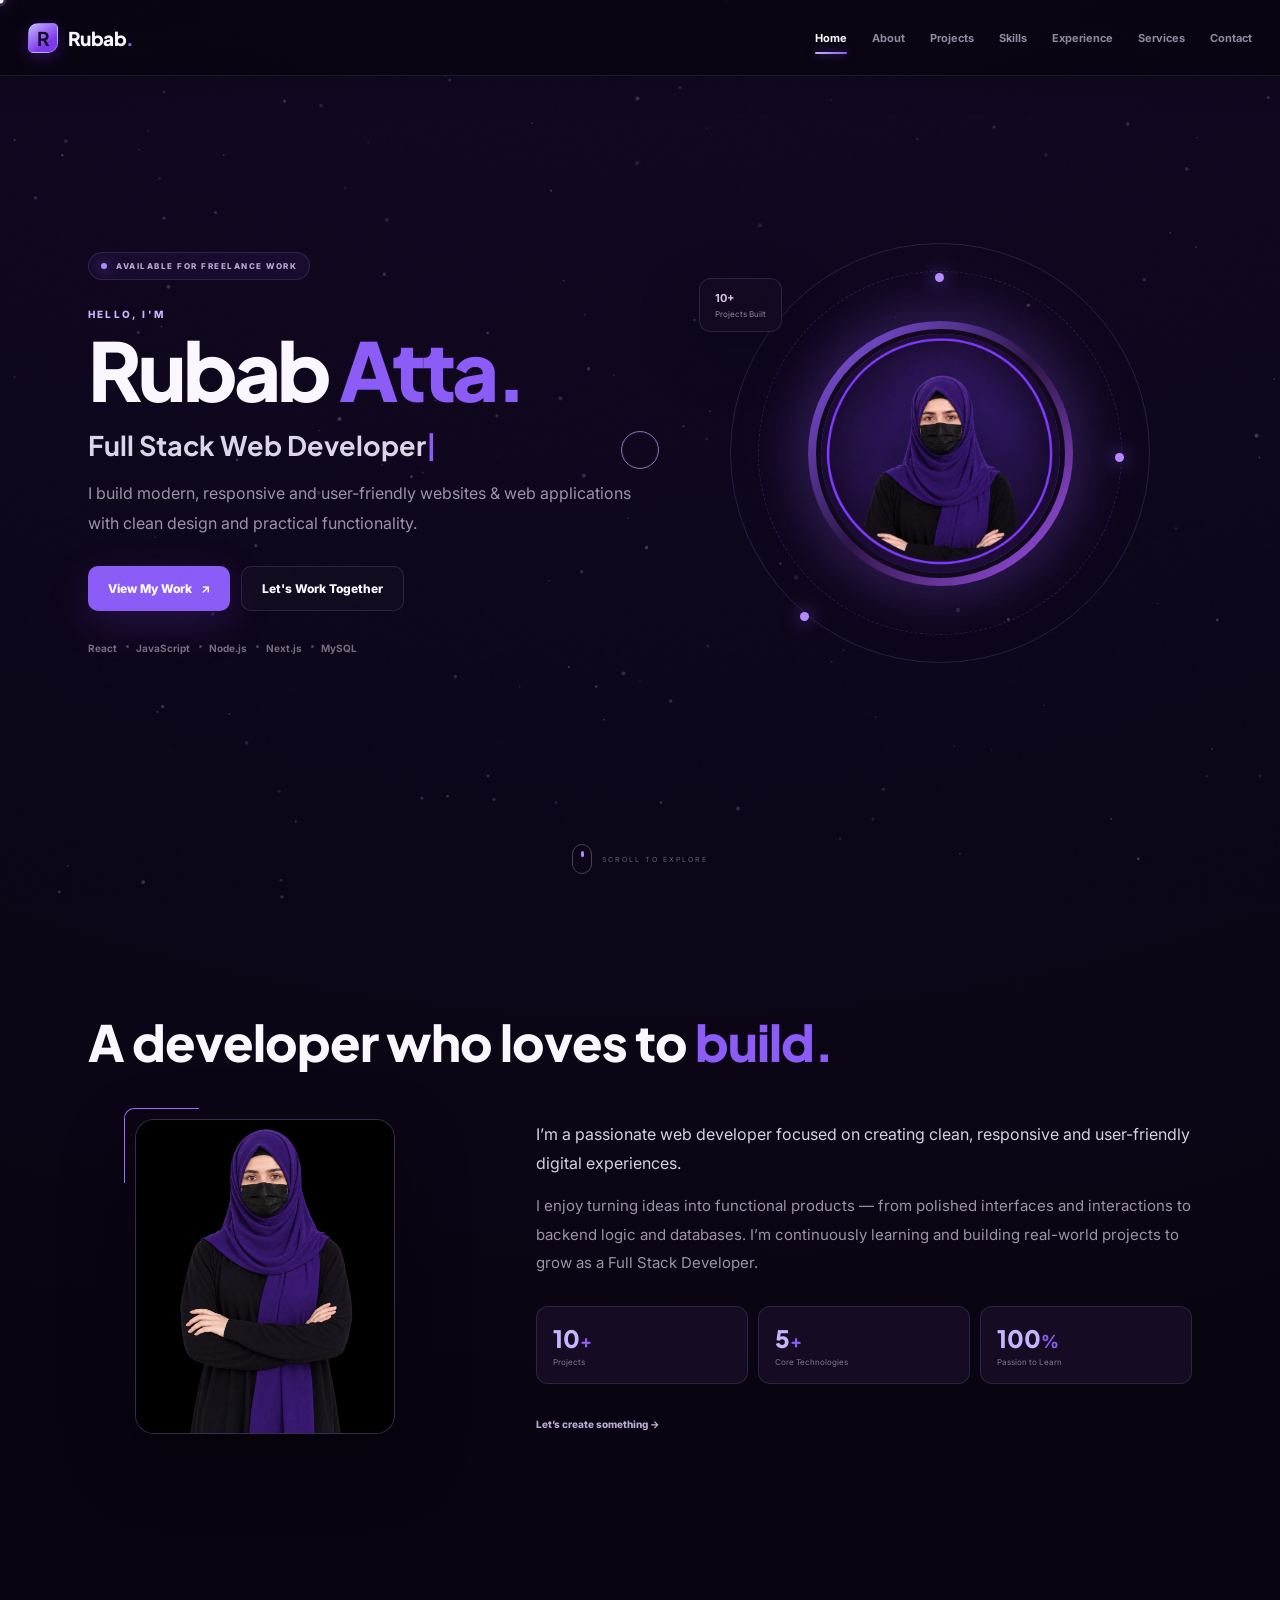
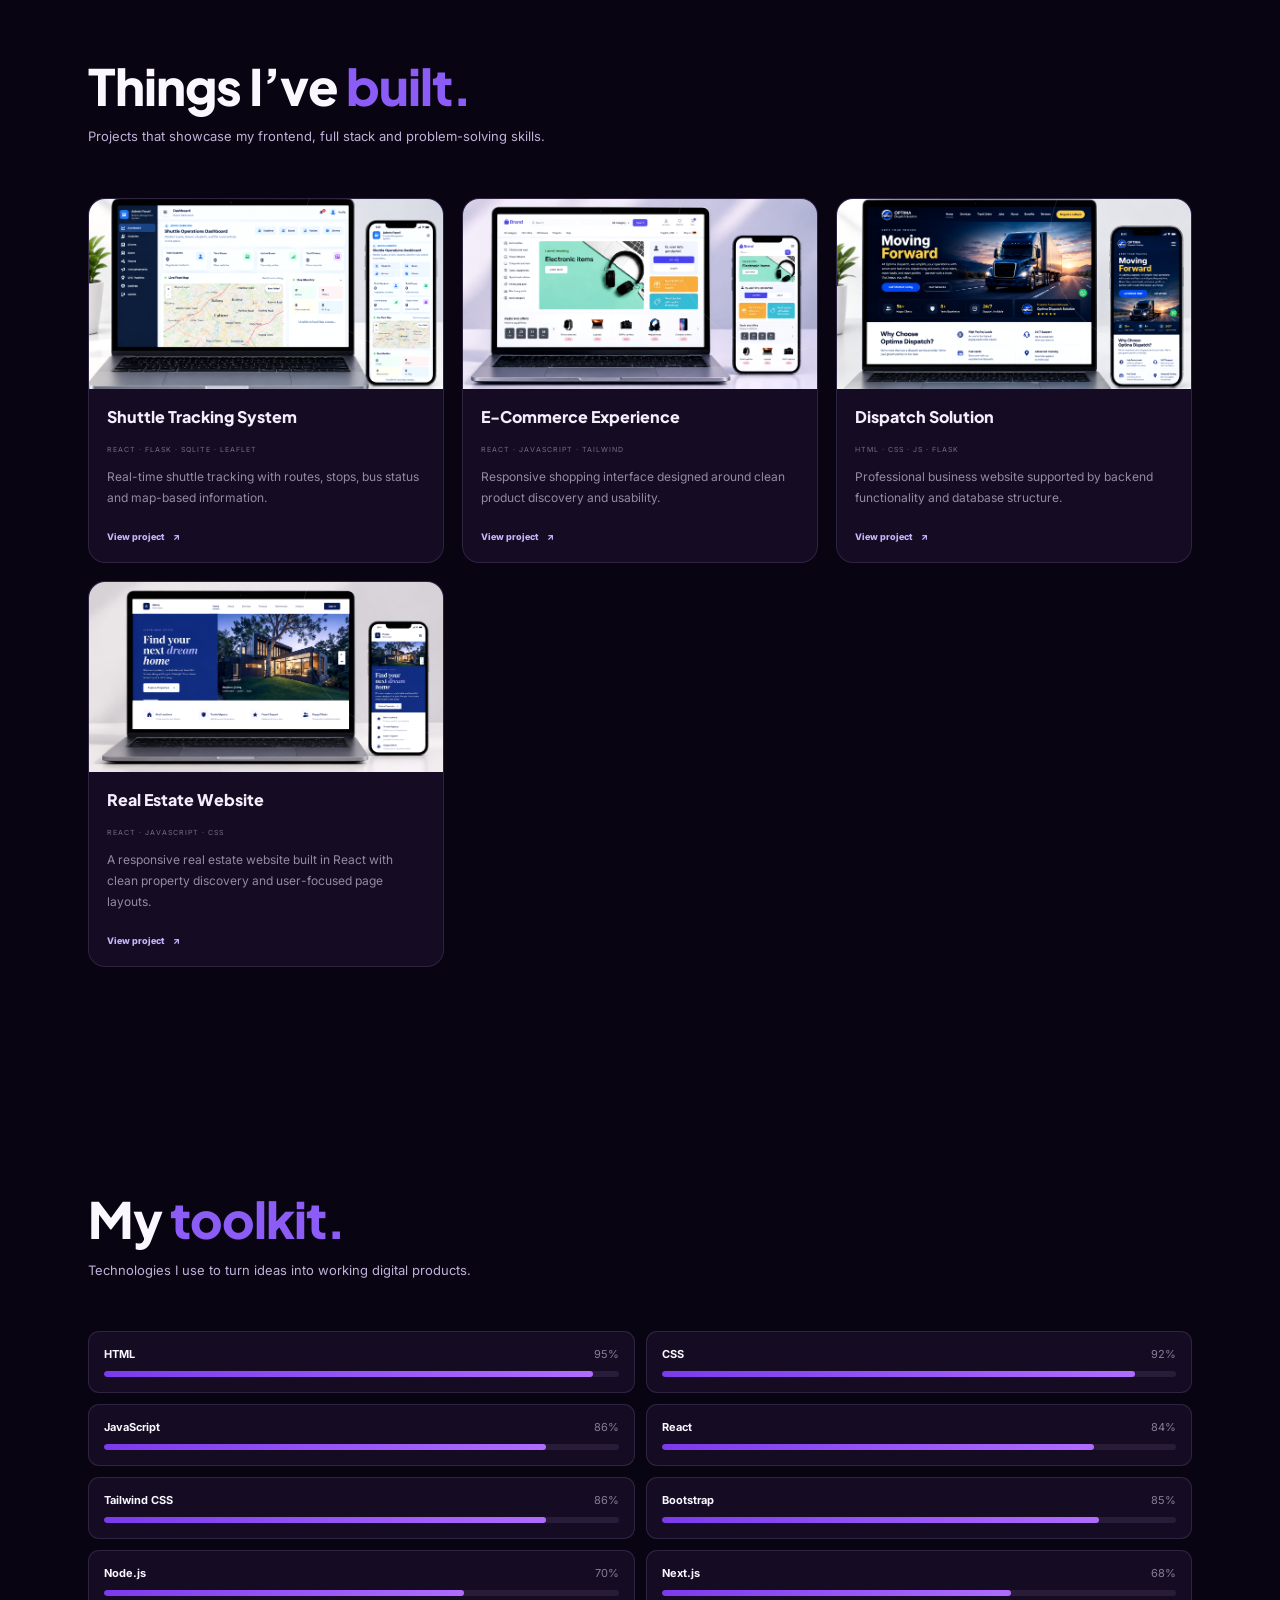
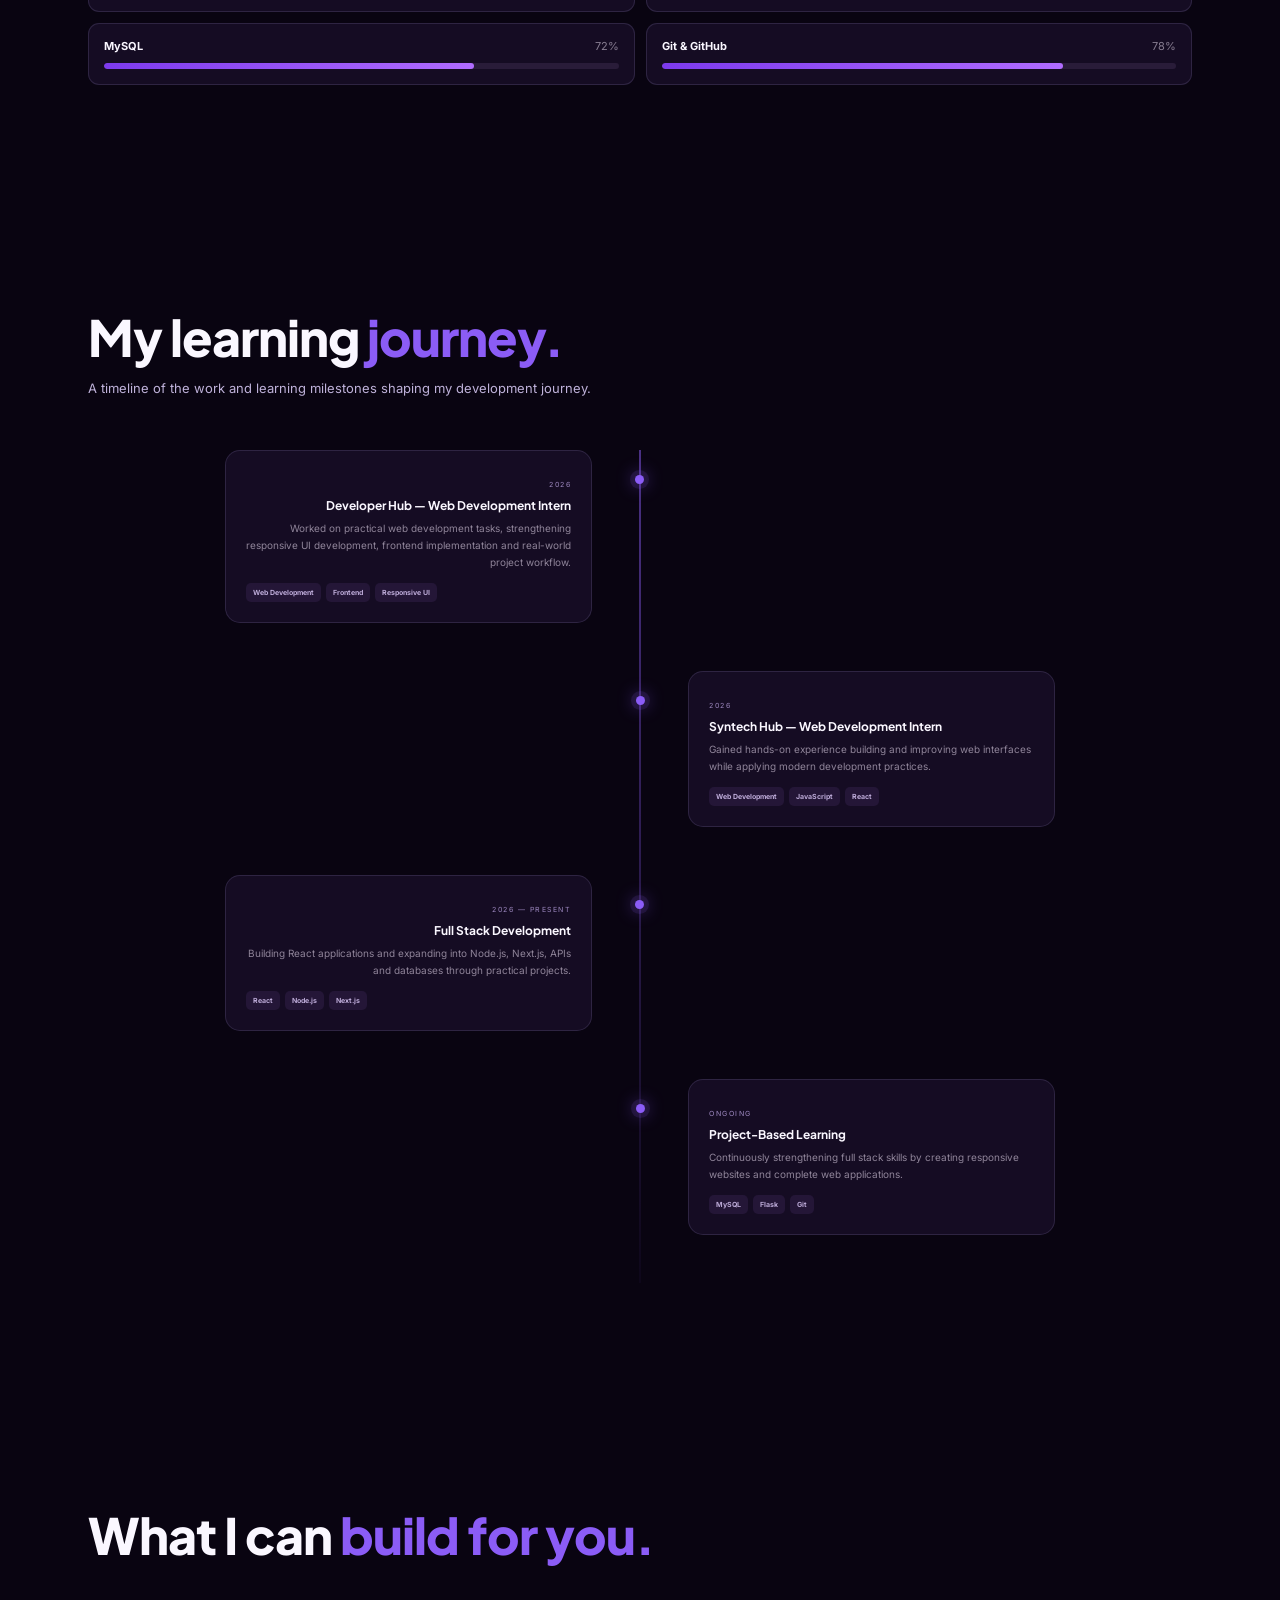
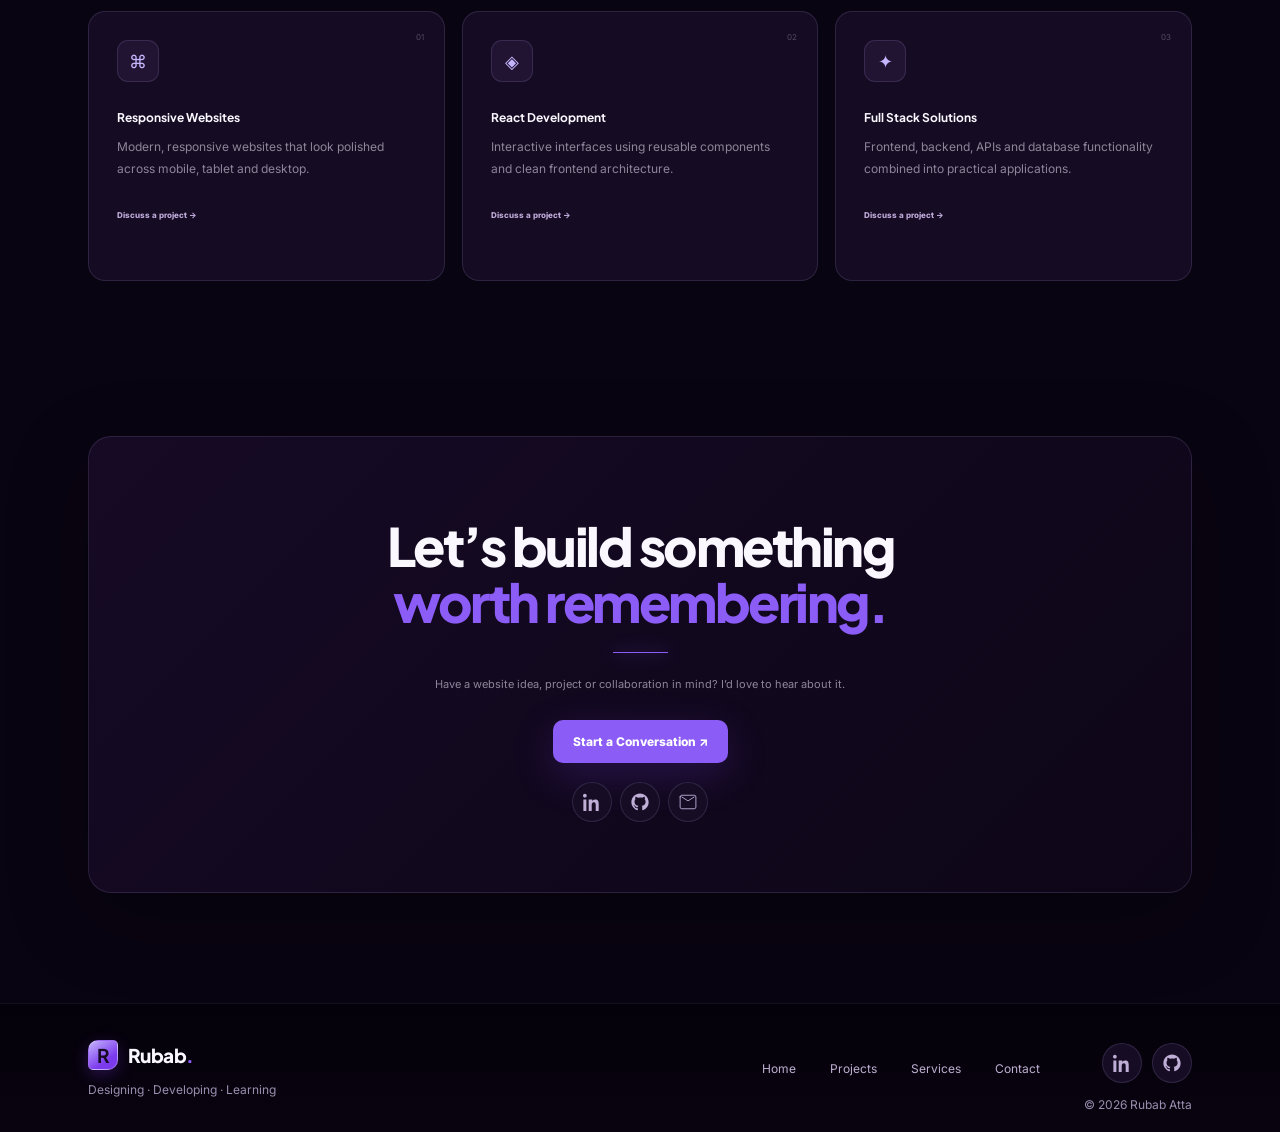
<file: index.html>
<!doctype html>
<html lang="en">
  <head>
    <meta charset="UTF-8" />
    <meta name="viewport" content="width=device-width,initial-scale=1.0" />
    <title>Rubab Atta | Full Stack Web Developer</title>
    <meta
      name="description"
      content="Rubab Atta — Full Stack Web Developer Portfolio"
    />
    <link rel="preconnect" href="https://fonts.googleapis.com" />
    <link rel="preconnect" href="https://fonts.gstatic.com" crossorigin />
    <link
      href="https://fonts.googleapis.com/css2?family=Inter:wght@400;500;600;700;800&family=Plus+Jakarta+Sans:wght@600;700;800&display=swap"
      rel="stylesheet"
    />
    <link rel="stylesheet" href="style.css?v=20260908" />
  </head>
  <body>
    <div id="progress"></div>
    <div class="cursor-dot"></div>
    <div class="cursor-ring"></div>
    <div class="noise"></div>
    <div class="parallax-bg">
      <span data-speed="0.08"></span><span data-speed="-0.12"></span
      ><span data-speed="0.18"></span>
    </div>

    <canvas id="particles" aria-hidden="true"></canvas>

    <header class="header">
      <a class="brand magnetic" href="#home"><b>R</b> Rubab<span>.</span></a>
      <button
        type="button"
        class="menu-btn"
        aria-label="Toggle navigation menu"
        aria-controls="primary-navigation"
        aria-expanded="false"
      >
        <i></i><i></i><i></i>
      </button>
      <nav id="primary-navigation">
        <a class="active" href="#home">Home</a><a href="#about">About</a
        ><a href="#projects">Projects</a> <a href="#skills">Skills</a
        ><a href="#experience">Experience</a><a href="#services">Services</a
        ><a href="#contact">Contact</a>
      </nav>
    </header>

    <main>
      <section id="home" class="hero section">
        <div class="hero-inner wrap">
          <div class="hero-copy reveal">
            <div class="status"><span></span> AVAILABLE FOR FREELANCE WORK</div>
            <p class="kicker">HELLO, I'M</p>
            <h1>
              <span class="type-line">Rubab <em>Atta.</em></span>
            </h1>
            <h2>
              <span class="role">Full Stack Web Developer</span
              ><span class="typing-cursor">|</span>
            </h2>
            <p class="hero-desc">
              I build modern, responsive and user-friendly websites & web
              applications with clean design and practical functionality.
            </p>
            <div class="hero-buttons">
              <a class="btn primary magnetic" href="#projects"
                >View My Work <b>↗</b></a
              >
              <a class="btn secondary magnetic" href="#contact"
                >Let's Work Together</a
              >
            </div>
            <div class="hero-tech">
              <span>React</span><span>JavaScript</span><span>Node.js</span
              ><span>Next.js</span><span>MySQL</span>
            </div>
          </div>

          <div class="hero-visual reveal">
            <div class="orbit-system">
              <div class="orbit orbit-a"></div>
              <div class="orbit orbit-b"></div>
              <div class="orbit-dot od1"></div>
              <div class="orbit-dot od2"></div>
              <div class="orbit-dot od3"></div>
              <div class="photo-wrap">
                <div class="photo-glow"></div>
                <img src="assets/img2.jpeg" alt="Replace with Rubab's photo" />
              </div>
            </div>
            <div class="hero-float hf1">
              <strong>10+</strong><small>Projects Built</small>
            </div>
          </div>
        </div>
        <a class="scroll-cue" href="#about"><span></span>SCROLL TO EXPLORE</a>
      </section>

      <section id="about" class="section wrap">
        <div class="section-title reveal">
          <h2>A developer who loves to <span>build.</span></h2>
        </div>
        <div class="about-grid">
          <div class="about-photo reveal">
            <div class="photo-card">
              <img src="assets/img1.jpeg" alt="Replace with Rubab's photo" />
            </div>
            <div class="photo-corner"></div>
          </div>
          <div class="about-copy reveal">
            <p class="large">
              I’m a passionate web developer focused on creating clean,
              responsive and user-friendly digital experiences.
            </p>
            <p>
              I enjoy turning ideas into functional products — from polished
              interfaces and interactions to backend logic and databases. I’m
              continuously learning and building real-world projects to grow as
              a Full Stack Developer.
            </p>
            <div class="stats">
              <div class="stat">
                <strong class="counter" data-target="10">10</strong><b>+</b
                ><small>Projects</small>
              </div>
              <div class="stat">
                <strong class="counter" data-target="5">5</strong><b>+</b
                ><small>Core Technologies</small>
              </div>
              <div class="stat">
                <strong class="counter" data-target="100">100</strong><b>%</b
                ><small>Passion to Learn</small>
              </div>
            </div>
            <a class="text-link magnetic" href="#contact"
              >Let’s create something →</a
            >
          </div>
        </div>
      </section>

      <section id="projects" class="section wrap">
        <div class="section-title reveal">
          <h2>Things I’ve <span>built.</span></h2>
          <small
            >Projects that showcase my frontend, full stack and problem-solving
            skills.</small
          >
        </div>
        <div class="project-grid">
          <article class="project reveal">
            <div class="project-cover p1">
              <img class="project-image" src="assets/admin1.png" alt="Shuttle tracking dashboard on laptop, tablet and phone" />
            </div>
            <div class="project-body">
              <h3>Shuttle Tracking System</h3>
              <small>REACT · FLASK · SQLITE · LEAFLET</small>
              <p>
                Real-time shuttle tracking with routes, stops, bus status and
                map-based information.
              </p>
              <a href="https://rubabatta.github.io/FinalYearProject/" target="_blank" rel="noopener noreferrer">View project <span>↗</span></a>
            </div>
          </article>
          <article class="project reveal">
            <div class="project-cover p2">
              <img class="project-image" src="assets/ecomerece.jpeg" alt="Responsive e-commerce interface on multiple devices" />
            </div>
            <div class="project-body">
              <h3>E-Commerce Experience</h3>
              <small>REACT · JAVASCRIPT · TAILWIND</small>
              <p>
                Responsive shopping interface designed around clean product
                discovery and usability.
              </p>
              <a href="https://rubabatta.github.io/ecommerce-web/" target="_blank" rel="noopener noreferrer">View project <span>↗</span></a>
            </div>
          </article>
          <article class="project reveal">
            <div class="project-cover p3">
              <img class="project-image" src="assets/optima1.png" alt="Optima dispatch website on laptop, tablet and phone" />
            </div>
            <div class="project-body">
              <h3>Dispatch Solution</h3>
              <small>HTML · CSS · JS · FLASK</small>
              <p>
                Professional business website supported by backend functionality
                and database structure.
              </p>
              <a href="https://optimadispatchsolution.netlify.app/" target="_blank" rel="noopener noreferrer">View project <span>↗</span></a>
            </div>
          </article>
          <article class="project reveal">
            <div class="project-cover p4">
              <img class="project-image" src="assets/real-estae.jpeg" alt="Real estate website interface" />
            </div>
            <div class="project-body">
              <h3>Real Estate Website</h3>
              <small>REACT · JAVASCRIPT · CSS</small>
              <p>
                A responsive real estate website built in React with clean
                property discovery and user-focused page layouts.
              </p>
              <a href="https://rubabatta.github.io/Real-estate/" target="_blank" rel="noopener noreferrer">View project <span>↗</span></a>
            </div>
          </article>
          <article class="project reveal">
            <div class="project-cover p6">
              <img class="project-image" src="assets/coffee1.png" alt="Responsive coffee shop landing page" />
            </div>
            <div class="project-body">
              <h3>Modern Landing Page</h3>
              <small>HTML · TAILWIND · JS</small>
              <p>
                Focused landing page with strong hierarchy, spacing and
                responsive sections.
              </p>
              <a href="#contact">View project <span>↗</span></a>
            </div>
          </article>
          <article class="project reveal">
            <div class="project-cover p5">
              <img class="project-image" src="assets/calculator.png" alt="Calculator app mockup" />
            </div>
            <div class="project-body">
              <h3>Calculator App</h3>
              <small>HTML · CSS · JAVASCRIPT</small>
              <p>
                A clean and responsive calculator built with HTML, CSS and
                JavaScript for practical everyday calculations.
              </p>
              <a href="#contact">View project <span>↗</span></a>
            </div>
          </article>
        </div>
      </section>

      <section id="skills" class="section dark-section">
        <div class="wrap">
          <div class="section-title reveal">
            <h2>My <span>toolkit.</span></h2>
            <small
              >Technologies I use to turn ideas into working digital
              products.</small
            >
          </div>
          <div class="skill-layout">
            <div class="skill-list">
              <div class="skill reveal">
                <div><b>HTML</b><span>95%</span></div>
                <i><em style="--w: 95%"></em></i>
              </div>
              <div class="skill reveal">
                <div><b>CSS</b><span>92%</span></div>
                <i><em style="--w: 92%"></em></i>
              </div>
              <div class="skill reveal">
                <div><b>JavaScript</b><span>86%</span></div>
                <i><em style="--w: 86%"></em></i>
              </div>
              <div class="skill reveal">
                <div><b>React</b><span>84%</span></div>
                <i><em style="--w: 84%"></em></i>
              </div>
              <div class="skill reveal">
                <div><b>Tailwind CSS</b><span>86%</span></div>
                <i><em style="--w: 86%"></em></i>
              </div>
              <div class="skill reveal">
                <div><b>Bootstrap</b><span>85%</span></div>
                <i><em style="--w: 85%"></em></i>
              </div>
              <div class="skill reveal">
                <div><b>Node.js</b><span>70%</span></div>
                <i><em style="--w: 70%"></em></i>
              </div>
              <div class="skill reveal">
                <div><b>Next.js</b><span>68%</span></div>
                <i><em style="--w: 68%"></em></i>
              </div>
              <div class="skill reveal">
                <div><b>MySQL</b><span>72%</span></div>
                <i><em style="--w: 72%"></em></i>
              </div>
              <div class="skill reveal">
                <div><b>Git & GitHub</b><span>78%</span></div>
                <i><em style="--w: 78%"></em></i>
              </div>
            </div>
            <!-- `skill-panel` removed per user request -->
          </div>
        </div>
      </section>

      <section id="experience" class="section wrap">
        <div class="section-title reveal">
          <h2>My learning <span>journey.</span></h2>
          <small
            >A timeline of the work and learning milestones shaping my
            development journey.</small
          >
        </div>
        <div class="timeline">
          <article class="timeline-item left reveal">
            <div class="time-card">
              <span>2026</span>
              <h3>Developer Hub — Web Development Intern</h3>
              <p>
                Worked on practical web development tasks, strengthening
                responsive UI development, frontend implementation and
                real-world project workflow.
              </p>
              <div class="chips">
                <b>Web Development</b><b>Frontend</b><b>Responsive UI</b>
              </div>
            </div>
          </article>
          <article class="timeline-item right reveal">
            <div class="time-card">
              <span>2026</span>
              <h3>Syntech Hub — Web Development Intern</h3>
              <p>
                Gained hands-on experience building and improving web interfaces
                while applying modern development practices.
              </p>
              <div class="chips">
                <b>Web Development</b><b>JavaScript</b><b>React</b>
              </div>
            </div>
          </article>
          <article class="timeline-item left reveal">
            <div class="time-card">
              <span>2026 — PRESENT</span>
              <h3>Full Stack Development</h3>
              <p>
                Building React applications and expanding into Node.js, Next.js,
                APIs and databases through practical projects.
              </p>
              <div class="chips"><b>React</b><b>Node.js</b><b>Next.js</b></div>
            </div>
          </article>
          <article class="timeline-item right reveal">
            <div class="time-card">
              <span>ONGOING</span>
              <h3>Project-Based Learning</h3>
              <p>
                Continuously strengthening full stack skills by creating
                responsive websites and complete web applications.
              </p>
              <div class="chips"><b>MySQL</b><b>Flask</b><b>Git</b></div>
            </div>
          </article>
        </div>
      </section>

      <section id="services" class="section wrap">
        <div class="section-title reveal">
          <h2>What I can <span>build for you.</span></h2>
        </div>
        <div class="service-grid">
          <article class="service reveal">
            <small>01</small>
            <div class="service-icon">⌘</div>
            <h3>Responsive Websites</h3>
            <p>
              Modern, responsive websites that look polished across mobile,
              tablet and desktop.
            </p>
            <a href="#contact">Discuss a project →</a>
          </article>
          <article class="service reveal">
            <small>02</small>
            <div class="service-icon">◈</div>
            <h3>React Development</h3>
            <p>
              Interactive interfaces using reusable components and clean
              frontend architecture.
            </p>
            <a href="#contact">Discuss a project →</a>
          </article>
          <article class="service reveal">
            <small>03</small>
            <div class="service-icon">✦</div>
            <h3>Full Stack Solutions</h3>
            <p>
              Frontend, backend, APIs and database functionality combined into
              practical applications.
            </p>
            <a href="#contact">Discuss a project →</a>
          </article>
        </div>
      </section>

      <section id="contact" class="section wrap contact">
        <div class="contact-box reveal">
          <h2>Let’s build something<br /><span>worth remembering.</span></h2>
          <div class="contact-line"></div>
          <p class="desc">
            Have a website idea, project or collaboration in mind? I’d love to
            hear about it.
          </p>
          <a class="btn primary magnetic" href="mailto:your.email@example.com"
            >Start a Conversation ↗</a
          >
          <div class="socials">
            <a
              class="social-icon"
              href="#"
              aria-label="LinkedIn"
              title="LinkedIn"
            >
              <svg
                width="18"
                height="18"
                viewBox="0 0 24 24"
                fill="none"
                xmlns="http://www.w3.org/2000/svg"
              >
                <path
                  d="M4.98 3.5C4.98 4.88 3.88 6 2.5 6S0 4.88 0 3.5 1.12 1 2.5 1 4.98 2.12 4.98 3.5zM.5 8.5h4V24h-4V8.5zM8.5 8.5h3.84v2.08h.05c.53-1 1.83-2.08 3.77-2.08 4.03 0 4.78 2.65 4.78 6.09V24h-4V16.5c0-1.78-.03-4.07-2.48-4.07-2.48 0-2.86 1.94-2.86 3.95V24h-4V8.5z"
                  fill="currentColor"
                />
              </svg>
            </a>
            <a class="social-icon" href="#" aria-label="GitHub" title="GitHub">
              <svg
                width="18"
                height="18"
                viewBox="0 0 24 24"
                fill="none"
                xmlns="http://www.w3.org/2000/svg"
              >
                <path
                  d="M12 .5C5.65.5.5 5.65.5 12c0 5.08 3.29 9.38 7.86 10.9.58.11.79-.25.79-.56 0-.28-.01-1.02-.02-2-3.2.7-3.88-1.54-3.88-1.54-.53-1.36-1.3-1.72-1.3-1.72-1.06-.72.08-.71.08-.71 1.17.08 1.78 1.2 1.78 1.2 1.04 1.78 2.73 1.27 3.4.97.11-.76.41-1.27.75-1.56-2.56-.29-5.25-1.28-5.25-5.71 0-1.26.45-2.29 1.19-3.1-.12-.29-.52-1.47.11-3.06 0 0 .97-.31 3.18 1.18a11.03 11.03 0 012.9-.39c.98.01 1.97.13 2.9.39 2.2-1.5 3.17-1.18 3.17-1.18.64 1.59.24 2.77.12 3.06.74.81 1.18 1.84 1.18 3.1 0 4.44-2.7 5.42-5.27 5.7.42.36.8 1.07.8 2.16 0 1.56-.01 2.82-.01 3.2 0 .31.21.68.8.56A10.52 10.52 0 0023.5 12C23.5 5.65 18.35.5 12 .5z"
                  fill="currentColor"
                />
              </svg>
            </a>
            <a
              class="social-icon"
              href="mailto:your.email@example.com"
              aria-label="Email"
              title="Email"
            >
              <svg
                width="18"
                height="18"
                viewBox="0 0 24 24"
                fill="none"
                xmlns="http://www.w3.org/2000/svg"
              >
                <path
                  d="M1.5 5.25A2.25 2.25 0 013.75 3h16.5A2.25 2.25 0 0122.5 5.25v13.5A2.25 2.25 0 0120.25 21H3.75A2.25 2.25 0 011.5 18.75V5.25zM3.75 5.25l8.25 5.25L20.25 5.25"
                  stroke="currentColor"
                  stroke-width="1.2"
                  stroke-linecap="round"
                  stroke-linejoin="round"
                />
              </svg>
            </a>
          </div>
        </div>
      </section>
    </main>

    <footer>
      <div class="wrap footer-inner">
        <div class="footer-left">
          <a class="brand" href="#home"><b>R</b> Rubab<span>.</span></a>
          <small>Designing · Developing · Learning</small>
        </div>
        <nav class="footer-links">
          <a href="#home">Home</a>
          <a href="#projects">Projects</a>
          <a href="#services">Services</a>
          <a href="#contact">Contact</a>
        </nav>
        <div class="footer-right">
          <div class="socials footer-socials">
            <a
              class="social-icon"
              href="#"
              aria-label="LinkedIn"
              title="LinkedIn"
            >
              <svg
                width="18"
                height="18"
                viewBox="0 0 24 24"
                fill="none"
                xmlns="http://www.w3.org/2000/svg"
              >
                <path
                  d="M4.98 3.5C4.98 4.88 3.88 6 2.5 6S0 4.88 0 3.5 1.12 1 2.5 1 4.98 2.12 4.98 3.5zM.5 8.5h4V24h-4V8.5zM8.5 8.5h3.84v2.08h.05c.53-1 1.83-2.08 3.77-2.08 4.03 0 4.78 2.65 4.78 6.09V24h-4V16.5c0-1.78-.03-4.07-2.48-4.07-2.48 0-2.86 1.94-2.86 3.95V24h-4V8.5z"
                  fill="currentColor"
                />
              </svg>
            </a>
            <a class="social-icon" href="#" aria-label="GitHub" title="GitHub">
              <svg
                width="18"
                height="18"
                viewBox="0 0 24 24"
                fill="none"
                xmlns="http://www.w3.org/2000/svg"
              >
                <path
                  d="M12 .5C5.65.5.5 5.65.5 12c0 5.08 3.29 9.38 7.86 10.9.58.11.79-.25.79-.56 0-.28-.01-1.02-.02-2-3.2.7-3.88-1.54-3.88-1.54-.53-1.36-1.3-1.72-1.3-1.72-1.06-.72.08-.71.08-.71 1.17.08 1.78 1.2 1.78 1.2 1.04 1.78 2.73 1.27 3.4.97.11-.76.41-1.27.75-1.56-2.56-.29-5.25-1.28-5.25-5.71 0-1.26.45-2.29 1.19-3.1-.12-.29-.52-1.47.11-3.06 0 0 .97-.31 3.18 1.18a11.03 11.03 0 012.9-.39c.98.01 1.97.13 2.9.39 2.2-1.5 3.17-1.18 3.17-1.18.64 1.59.24 2.77.12 3.06.74.81 1.18 1.84 1.18 3.1 0 4.44-2.7 5.42-5.27 5.7.42.36.8 1.07.8 2.16 0 1.56-.01 2.82-.01 3.2 0 .31.21.68.8.56A10.52 10.52 0 0023.5 12C23.5 5.65 18.35.5 12 .5z"
                  fill="currentColor"
                />
              </svg>
            </a>
          </div>
          <small>© 2026 Rubab Atta</small>
        </div>
      </div>
    </footer>
    <script src="script.js"></script>
  </body>
</html>
</file>
<file: style.css>
:root {
  --bg: #090411;
  --bg2: #10071c;
  --card: #150c23;
  --card2: #1a102b;
  --purple: #8b5cf6;
  --purple2: #a855f7;
  --violet: #c4b5fd;
  --text: #faf7ff;
  --muted: #9c92aa;
  --line: rgba(196, 181, 253, 0.14);
  --glow: rgba(139, 92, 246, 0.24);
}
* {
  box-sizing: border-box;
  margin: 0;
  padding: 0;
}
html {
  scroll-behavior: smooth;

/* Keep the hero visual above the copy and the mobile header anchored while scrolling. */
@media (max-width: 900px) {
  .header {
    position: fixed !important;
    inset: 0 0 auto;
    width: 100%;
    transform: translate3d(0, 0, 0) !important;
    will-change: transform;
  }

  .menu-btn {
    position: relative;
    z-index: 10000;
  }

  .hero-inner {
    display: flex;
    flex-direction: column;
  }

  .hero-visual {
    order: -1;
    flex: 0 0 auto;
  }

  .hero-copy {
    order: 1;
  }
}
}
body {
  font-family: Inter, sans-serif;
  background:
    radial-gradient(
      circle at 50% -15%,
      rgba(124, 58, 237, 0.13),
      transparent 35%
    ),
    var(--bg);
  color: var(--text);
  overflow-x: clip;
  cursor: none;
}
a {
  text-decoration: none;
  color: inherit;
}
.wrap {
  max-width: 1160px;
  margin: auto;
  padding-left: 28px;
  padding-right: 28px;
}
#progress {
  position: fixed;
  top: 0;
  left: 0;
  height: 2px;
  width: 0;
  background: linear-gradient(90deg, #7c3aed, #c084fc);
  z-index: 100;
}
.noise {
  position: fixed;
  inset: 0;
  opacity: 0.025;
  pointer-events: none;
  z-index: 2;
  background-image: url("data:image/svg+xml,%3Csvg viewBox='0 0 180 180' xmlns='http://www.w3.org/2000/svg'%3E%3Cfilter id='n'%3E%3CfeTurbulence type='fractalNoise' baseFrequency='.8' numOctaves='3' stitchTiles='stitch'/%3E%3C/filter%3E%3Crect width='100%25' height='100%25' filter='url(%23n)' opacity='.3'/%3E%3C/svg%3E");
}
.parallax-bg {
  position: fixed;
  inset: 0;
  pointer-events: none;
  z-index: -1;
  overflow: hidden;
}
.parallax-bg span {
  position: absolute;
  border-radius: 50%;
  filter: blur(70px);
  opacity: 0.12;
}
.parallax-bg span:nth-child(1) {
  width: 260px;
  height: 260px;
  background: #7c3aed;
  top: 8%;
  right: -100px;
}
.parallax-bg span:nth-child(2) {
  width: 230px;
  height: 230px;
  background: #a855f7;
  top: 48%;
  left: -100px;
}
.parallax-bg span:nth-child(3) {
  width: 180px;
  height: 180px;
  background: #6d28d9;
  bottom: -30px;
  right: 25%;
}
.cursor-dot {
  position: fixed;
  width: 7px;
  height: 7px;
  border-radius: 50%;
  background: #fff;
  box-shadow:
    0 0 0 3px rgba(196, 181, 253, 0.18),
    0 0 18px rgba(139, 92, 246, 0.9);
  pointer-events: none;
  z-index: 101;
  transform: translate(-50%, -50%);
}
.cursor-ring {
  position: fixed;
  width: 38px;
  height: 38px;
  border: 1px solid rgba(196, 181, 253, 0.62);
  border-radius: 50%;
  box-shadow: inset 0 0 0 1px rgba(139, 92, 246, 0.12);
  pointer-events: none;
  z-index: 100;
  transform: translate(-50%, -50%);
  transition:
    width 0.2s,
    height 0.2s,
    border-color 0.2s,
    background 0.2s;
}
.cursor-ring.hover {
  width: 54px;
  height: 54px;
  border-color: rgba(196, 181, 253, 0.9);
  background: rgba(139, 92, 246, 0.08);
  box-shadow: 0 0 0 6px rgba(139, 92, 246, 0.06);
}
.header {
  height: 76px;
  width: 100%;
  display: flex;
  align-items: center;
  justify-content: space-between;
  padding: 0 28px;
  position: fixed;
  top: 0;
  left: 0;
  right: 0;
  background: rgba(9, 4, 17, 0.82);
  backdrop-filter: blur(18px);
  border-bottom: 1px solid rgba(196, 181, 253, 0.1);
  box-shadow: 0 10px 30px rgba(0, 0, 0, 0.16);
  z-index: 100;
  overflow: visible;
}
.brand {
  font: 800 19px "Plus Jakarta Sans";
  letter-spacing: -0.5px;
}
.brand b {
  display: inline-grid;
  place-items: center;
  width: 30px;
  height: 30px;
  background: linear-gradient(145deg, #c4b5fd, #7c3aed 68%);
  border: 1px solid rgba(255, 255, 255, 0.24);
  border-radius: 10px 5px 10px 5px;
  margin-right: 7px;
  color: #160a25;
  box-shadow: 0 5px 16px rgba(124, 58, 237, 0.28);
}
.brand span {
  color: var(--purple);
}
.header nav {
  display: flex;
  align-items: center;
  gap: 25px;
  color: #92889f;
  font-size: 11px;
  font-weight: 700;
}
.header nav a {
  position: relative;
  transition: 0.25s;
}
.header nav a:hover,
.header nav a.active {
  color: #fff;
}
.header nav a.active::after {
  content: "";
  position: absolute;
  left: 0;
  right: 0;
  bottom: -9px;
  height: 2px;
  border-radius: 2px;
  background: linear-gradient(90deg, #c4b5fd, #8b5cf6);
  box-shadow: 0 0 10px rgba(139, 92, 246, 0.65);
}
.menu-btn {
  display: none;
  background: none;
  border: 0;
}
.menu-btn i {
  display: block;
  width: 23px;
  height: 2px;
  background: #fff;
  margin: 5px;
}
.header .brand {
  margin-right: auto;
}
.header nav {
  margin-left: auto;
}
.header + main {
  padding-top: 76px;
}
.section {
  padding-top: 110px;
  padding-bottom: 110px;
}
.hero {
  min-height: calc(100vh - 76px);
  position: relative;
  display: flex;
  align-items: center;
}
.hero-inner {
  width: 100%;
  display: grid;
  grid-template-columns: 1.05fr 0.95fr;
  align-items: center;
  gap: 45px;
}
.status {
  display: inline-flex;
  align-items: center;
  gap: 9px;
  border: 1px solid var(--line);
  padding: 8px 12px;
  border-radius: 100px;
  background: rgba(139, 92, 246, 0.07);
  color: #b9a8d3;
  font-size: 8px;
  font-weight: 800;
  letter-spacing: 1.5px;
  margin-bottom: 28px;
}
.status span {
  width: 6px;
  height: 6px;
  border-radius: 50%;
  background: #a78bfa;
  box-shadow: 0 0 13px #8b5cf6;
  animation: pulse 1.7s infinite;
}
.kicker,
.section-title p {
  color: var(--violet);
  font-size: 10px;
  letter-spacing: 2.2px;
  font-weight: 800;
}
.hero h1 {
  font: 800 clamp(58px, 7vw, 86px)/0.98 "Plus Jakarta Sans";
  letter-spacing: -4px;
  margin-top: 10px;
}
.hero h1 em {
  font-style: normal;
  color: var(--purple);
}
.hero h2 {
  font: 700 clamp(22px, 3vw, 32px)/1.2 "Plus Jakarta Sans";
  margin-top: 20px;
}
.role {
  color: #ddd5e8;
}
.typing-cursor {
  color: var(--purple);
  animation: blink 0.7s infinite;
}
.hero-desc {
  max-width: 590px;
  color: var(--muted);
  font-size: 14px;
  line-height: 1.85;
  margin: 18px 0 28px;
}
.hero-buttons {
  display: flex;
  gap: 11px;
  flex-wrap: wrap;
}
.btn {
  display: inline-flex;
  align-items: center;
  gap: 9px;
  padding: 13px 18px;
  border-radius: 10px;
  font-size: 10px;
  font-weight: 800;
  transition: 0.3s;
}
.primary {
  background: var(--purple);
  color: #fff;
  box-shadow: 0 12px 40px rgba(124, 58, 237, 0.22);
}
.primary:hover {
  background: #9a6cff;
  transform: translateY(-3px);
}
.secondary {
  border: 1px solid var(--line);
  background: rgba(255, 255, 255, 0.02);
}
.secondary:hover {
  border-color: rgba(196, 181, 253, 0.38);
  transform: translateY(-3px);
}
.hero-tech {
  display: flex;
  gap: 19px;
  flex-wrap: wrap;
  margin-top: 31px;
  color: #776d83;
  font-size: 8px;
  font-weight: 700;
}
.hero-tech span {
  position: relative;
}
.hero-tech span:not(:last-child):after {
  content: "";
  position: absolute;
  width: 3px;
  height: 3px;
  background: #4d4356;
  border-radius: 50%;
  right: -12px;
  top: 3px;
}
.hero-visual {
  height: 540px;
  position: relative;
  display: grid;
  place-items: center;
}
.orbit-system {
  width: 420px;
  height: 420px;
  position: relative;
  display: grid;
  place-items: center;
}
.photo-wrap {
  width: 265px;
  height: 265px;
  border-radius: 50%;
  padding: 8px;
  background: linear-gradient(135deg, #8b5cf6, #251035, #a855f7);
  box-shadow: 0 0 80px rgba(139, 92, 246, 0.18);
  position: relative;
  z-index: 2;
  animation: floatPhoto 5s ease-in-out infinite;
}
.photo-wrap img {
  width: 100%;
  height: 100%;
  object-fit: cover;
  border-radius: 50%;
  border: 5px solid #13091f;
}
.photo-glow {
  position: absolute;
  inset: -15px;
  border-radius: 50%;
  background: rgba(139, 92, 246, 0.12);
  filter: blur(20px);
  z-index: -1;
}
.orbit {
  position: absolute;
  border: 1px solid rgba(167, 139, 250, 0.18);
  border-radius: 50%;
  inset: 0;
  animation: spin 18s linear infinite;
}
.orbit-b {
  inset: 28px;
  border-style: dashed;
  animation: spinReverse 13s linear infinite;
}
.orbit-dot {
  position: absolute;
  width: 9px;
  height: 9px;
  background: #b58aff;
  border-radius: 50%;
  box-shadow: 0 0 18px #8b5cf6;
  z-index: 3;
}
.od1 {
  top: 30px;
  left: 205px;
}
.od2 {
  right: 26px;
  top: 210px;
}
.od3 {
  bottom: 42px;
  left: 70px;
}
.hero-float {
  position: absolute;
  background: rgba(20, 11, 34, 0.92);
  border: 1px solid var(--line);
  box-shadow: 0 20px 60px rgba(0, 0, 0, 0.3);
  border-radius: 12px;
  padding: 12px 15px;
  display: flex;
  flex-direction: column;
  gap: 4px;
  animation: floatCard 4s ease-in-out infinite;
}
.hero-float strong {
  color: #d2c4e8;
  font-size: 11px;
}
.hero-float small {
  color: #8e8499;
  font-size: 8px;
}
.hf1 {
  top: 95px;
  left: 2%;
}
.hf2 {
  bottom: 90px;
  right: 0;
  animation-delay: 1s;
}
.scroll-cue {
  position: absolute;
  bottom: 26px;
  left: 50%;
  transform: translateX(-50%);
  font-size: 7px;
  letter-spacing: 2px;
  color: #675e70;
  display: flex;
  align-items: center;
  gap: 10px;
}
.scroll-cue span {
  width: 20px;
  height: 30px;
  border: 1px solid #4a4055;
  border-radius: 20px;
  position: relative;
}
.scroll-cue span:after {
  content: "";
  position: absolute;
  width: 3px;
  height: 6px;
  background: #a78bfa;
  border-radius: 3px;
  left: 8px;
  top: 6px;
  animation: scrollDot 1.5s infinite;
}
.section-title {
  max-width: 760px;
  margin-bottom: 50px;
}
.section-title h2 {
  font: 800 clamp(35px, 5vw, 55px)/1.1 "Plus Jakarta Sans";
  letter-spacing: -2.5px;
  margin-top: 10px;
}
.section-title h2 span {
  color: var(--purple);
}
.section-title > small {
  display: block;
  color: var(--muted);
  font-size: 12px;
  line-height: 1.75;
  margin-top: 13px;
} /* Neater headings */
.section-title h2 {
  letter-spacing: -1px;
  margin-top: 6px;
  line-height: 1.05;
}
.section-title > small {
  font-size: 13px;
  color: #bfb2da;
}
.about-grid {
  display: grid;
  grid-template-columns: 0.7fr 1.3fr;
  gap: 95px;
  align-items: center;
}
.about-photo {
  width: 260px;
  position: relative;
  margin: auto;
}
.photo-card {
  width: 260px;
  height: 315px;
  overflow: hidden;
  border-radius: 19px;
  border: 1px solid rgba(196, 181, 253, 0.2);
  background: #140a22;
  box-shadow: 0 25px 70px rgba(0, 0, 0, 0.35);
}
.photo-card img {
  width: 100%;
  height: 100%;
  object-fit: cover;
}
.photo-corner {
  position: absolute;
  width: 75px;
  height: 75px;
  border-top: 1px solid #9b6cff;
  border-left: 1px solid #9b6cff;
  left: -11px;
  top: -11px;
  border-radius: 10px 0 0 0;
}
.mini-badge {
  position: absolute;
  right: -34px;
  bottom: 25px;
  background: #160d25;
  border: 1px solid var(--line);
  padding: 12px 15px;
  border-radius: 11px;
  display: flex;
  flex-direction: column;
}
.mini-badge strong {
  font-size: 12px;
  color: #c4b5fd;
}
.mini-badge small {
  font-size: 7px;
  color: #81768e;
  margin-top: 3px;
}
.about-copy p {
  color: var(--muted);
  font-size: 13px;
  line-height: 1.9;
  margin-bottom: 14px;
}
.about-copy .large {
  color: #d8d0e0;
  font-size: 16px;
  line-height: 1.8;
}
.stats {
  display: grid;
  grid-template-columns: repeat(3, 1fr);
  gap: 10px;
  margin: 28px 0;
}
.stat {
  background: var(--card);
  border: 1px solid var(--line);
  border-radius: 12px;
  padding: 16px;
}
.stat strong {
  font: 800 24px "Plus Jakarta Sans";
  color: #c4b5fd;
}
.stat > b {
  font-size: 18px;
  color: var(--purple);
}
.stat small {
  display: block;
  color: #82788e;
  font-size: 8px;
  margin-top: 4px;
}
.text-link {
  color: #bba9d6;
  font-size: 10px;
  font-weight: 800;
}
.project-grid {
  display: grid;
  grid-template-columns: repeat(3, 1fr);
  gap: 18px;
}
.project {
  background: var(--card);
  border: 1px solid var(--line);
  border-radius: 17px;
  overflow: hidden;
  transition: 0.35s;
}
.project:hover {
  transform: translateY(-8px);
  border-color: rgba(167, 139, 250, 0.42);
  box-shadow: 0 25px 70px rgba(0, 0, 0, 0.25);
}
.project-cover {
  height: 190px;
  padding: 18px;
  position: relative;
  display: flex;
  flex-direction: column;
  justify-content: space-between;
  overflow: hidden;
}
.project-image {
  position: absolute;
  inset: 0;
  width: 100%;
  height: 100%;
  object-fit: cover;
  object-position: center;
  opacity: 1;
  filter: saturate(0.9) contrast(1.05);
  transition: transform 0.45s ease, opacity 0.35s ease;
}
.project:hover .project-image {
  transform: scale(1.05);
}
.project-cover:before {
  content: "";
  position: absolute;
  width: 220px;
  height: 220px;
  border: 1px solid rgba(255, 255, 255, 0.1);
  border-radius: 50%;
  right: -80px;
  top: -70px;
  z-index: 1;
}
.cover-icon {
  position: absolute;
  bottom: 16px;
  right: 16px;
  width: 31px;
  height: 31px;
  border: 1px solid rgba(255, 255, 255, 0.25);
  display: grid;
  place-items: center;
  border-radius: 50%;
  z-index: 2;
}
.p1 {
  background: linear-gradient(135deg, #25103f, #6d28d9);
}
.p2 {
  background: linear-gradient(135deg, #180d2b, #8b5cf6);
}
.p3 {
  background: linear-gradient(135deg, #2b0e43, #9333ea);
}
.p4 {
  background: linear-gradient(135deg, #1a0b30, #7c3aed);
}
.p5 {
  background: linear-gradient(135deg, #24103e, #a855f7);
}
.p6 {
  background: linear-gradient(135deg, #170a2a, #6d28d9);
}
.project-body {
  padding: 18px;
}
.project-body h3 {
  font: 800 16px/1.2 "Plus Jakarta Sans";
  letter-spacing: 0;
  color: #f4eefb;
  white-space: nowrap;
  margin: 0 0 10px;
}
.project-body > small {
  font-size: 7px;
  letter-spacing: 1px;
  color: #766b82;
}
.project-body p {
  color: #958b9f;
  font-size: 10px;
  line-height: 1.75;
  margin: 10px 0 16px;
}
.project-body a {
  font-size: 9px;
  color: #c4b5fd;
  font-weight: 800;
}
.project-body a span {
  margin-left: 7px;
}
.dark-section {
  max-width: none;
  background: transparent;
  border: 0;
}
.dark-section > .wrap {
  max-width: 1160px;
}
.skill-layout {
  display: grid;
  grid-template-columns: 1.4fr 0.6fr;
  gap: 80px;
  align-items: center;
}
.skill-list {
  display: grid;
  grid-template-columns: 1fr 1fr;
  gap: 11px;
}
.skill {
  background: var(--card);
  border: 1px solid var(--line);
  padding: 15px;
  border-radius: 11px;
}
.skill > div {
  display: flex;
  justify-content: space-between;
  font-size: 9px;
}
.skill span {
  color: #887e92;
}
.skill i {
  display: block;
  height: 4px;
  background: #291c39;
  border-radius: 20px;
  margin-top: 10px;
  overflow: hidden;
}
.skill i em {
  display: block;
  height: 100%;
  width: var(--w);
  background: linear-gradient(90deg, #7c3aed, #b06cff);
  border-radius: 20px;
  transform: scaleX(0);
  transform-origin: left;
  transition: 1.2s 0.15s;
}
.skill.show i em {
  transform: scaleX(1);
}
.skill-orb {
  width: 250px;
  height: 250px;
  border: 1px solid rgba(167, 139, 250, 0.15);
  border-radius: 50%;
  display: grid;
  place-items: center;
  position: relative;
  margin: auto;
  background: radial-gradient(
    circle,
    rgba(139, 92, 246, 0.08),
    transparent 62%
  );
  box-shadow: 0 0 80px rgba(139, 92, 246, 0.08);
}
.skill-ring {
  position: absolute;
  border: 1px dashed rgba(167, 139, 250, 0.22);
  border-radius: 50%;
  inset: 15px;
  animation: spin 15s linear infinite;
}
.skill-ring.r2 {
  inset: 37px;
  border-style: solid;
  animation: spinReverse 9s linear infinite;
}
.skill-orb strong {
  font: 800 23px/1 "Plus Jakarta Sans";
  text-align: center;
}
.skill-orb strong span {
  color: var(--purple);
}
.skill-orb small {
  position: absolute;
  bottom: 66px;
  color: #756a80;
  font-size: 7px;
  letter-spacing: 2px;
}
.timeline {
  position: relative;
  max-width: 900px;
  margin: 10px auto 0;
}
.timeline:before {
  content: "";
  position: absolute;
  top: 0;
  bottom: 0;
  left: 50%;
  width: 1px;
  background: linear-gradient(#8b5cf6, rgba(139, 92, 246, 0.08));
  transform: translateX(-50%);
}
.timeline-item {
  width: 50%;
  padding: 0 35px 48px;
  position: relative;
}
.timeline-item.left {
  padding-right: 48px;
  text-align: right;
}
.timeline-item.right {
  margin-left: 50%;
  padding-left: 48px;
}
.timeline-item:after {
  content: "";
  position: absolute;
  width: 9px;
  height: 9px;
  background: #8b5cf6;
  border-radius: 50%;
  top: 25px;
  box-shadow:
    0 0 0 5px rgba(139, 92, 246, 0.12),
    0 0 18px #8b5cf6;
}
.timeline-item.left:after {
  right: -4px;
}
.timeline-item.right:after {
  left: -4px;
}
.time-card {
  background: var(--card);
  border: 1px solid var(--line);
  border-radius: 15px;
  padding: 20px;
  transition: 0.3s;
}
.time-card:hover {
  border-color: rgba(167, 139, 250, 0.4);
  transform: translateY(-4px);
}
.time-card > span {
  font-size: 7px;
  letter-spacing: 1.5px;
  color: #9e89c1;
}
.time-card h3 {
  font: 700 17px "Plus Jakarta Sans";
  margin: 7px 0;
}
.time-card p {
  color: #8f8499;
  font-size: 10px;
  line-height: 1.7;
}
.chips {
  display: flex;
  gap: 5px;
  flex-wrap: wrap;
  margin-top: 12px;
}
.chips b {
  font-size: 7px;
  color: #bba9d6;
  background: #241637;
  border-radius: 5px;
  padding: 5px 7px;
}
.service-grid {
  display: grid;
  grid-template-columns: repeat(3, 1fr);
  gap: 17px;
}
.service {
  background: var(--card);
  border: 1px solid var(--line);
  border-radius: 17px;
  padding: 28px;
  min-height: 270px;
  position: relative;
  transition: 0.35s;
}
.service:hover {
  transform: translateY(-7px);
  border-color: rgba(167, 139, 250, 0.4);
  box-shadow: 0 20px 60px rgba(0, 0, 0, 0.25);
}
.service > small {
  position: absolute;
  right: 20px;
  top: 20px;
  color: #554a60;
  font-size: 8px;
}
.service-icon {
  width: 42px;
  height: 42px;
  display: grid;
  place-items: center;
  background: #211332;
  color: #c4b5fd;
  border: 1px solid var(--line);
  border-radius: 11px;
  font-size: 18px;
  margin-bottom: 28px;
}
.service h3 {
  font: 700 19px "Plus Jakarta Sans";
}
.service p {
  color: #8f8499;
  font-size: 10px;
  line-height: 1.8;
  margin: 11px 0 23px;
}
.service a {
  font-size: 8px;
  color: #bda9d8;
  font-weight: 800;
}
.contact {
  padding-top: 45px;
}
.contact-box {
  background: linear-gradient(135deg, #160a25, #0d0617);
  border: 1px solid var(--line);
  border-radius: 23px;
  text-align: center;
  padding: 70px 25px;
  box-shadow: 0 25px 80px rgba(0, 0, 0, 0.25);
}
.contact-box > p:first-child {
  color: #a78bfa;
  font-size: 9px;
  letter-spacing: 2px;
  font-weight: 800;
}
.contact-box h2 {
  font: 800 clamp(37px, 5vw, 58px)/1.06 "Plus Jakarta Sans";
  letter-spacing: -2.5px;
  margin-top: 11px;
}
.contact-box h2 span {
  color: var(--purple);
}
.contact-line {
  width: 55px;
  height: 1px;
  background: #8b5cf6;
  margin: 22px auto;
  box-shadow: 0 0 15px #8b5cf6;
}
.desc {
  max-width: 540px;
  color: #8f8499;
  font-size: 11px;
  line-height: 1.8;
  margin: 0 auto 25px;
}
.socials {
  display: flex;
  justify-content: center;
  gap: 8px;
  margin-top: 19px;
}
.socials a {
  display: grid;
  place-items: center;
  width: 34px;
  height: 34px;
  border: 1px solid var(--line);
  border-radius: 50%;
  color: #bfaed6;
  font-size: 8px;
  background: #160d25;
}
footer {
  border-top: 1px solid var(--line);
  background: #06020b;
}
.footer-inner {
  min-height: 105px;
  display: grid;
  grid-template-columns: 1fr auto auto;
  align-items: center;
  gap: 30px;
}
.footer-inner small {
  display: block;
  color: #675d70;
  font-size: 7px;
  margin-top: 6px;
}
.footer-links {
  display: flex;
  gap: 20px;
  color: #84798e;
  font-size: 8px;
}
.footer-links a:hover {
  color: #fff;
}
.reveal {
  opacity: 0;
  transform: translateY(28px);
  transition:
    opacity 0.75s ease,
    transform 0.75s cubic-bezier(0.2, 0.7, 0.2, 1);
}
.reveal.show {
  opacity: 1;
  transform: none;
}
@keyframes spin {
  to {
    transform: rotate(360deg);
  }
}
@keyframes spinReverse {
  to {
    transform: rotate(-360deg);
  }
}
@keyframes floatPhoto {
  0%,
  100% {
    transform: translateY(0);
  }
  50% {
    transform: translateY(-10px);
  }
}
@keyframes floatCard {
  0%,
  100% {
    transform: translateY(0);
  }
  50% {
    transform: translateY(-8px);
  }
}
@keyframes pulse {
  50% {
    box-shadow:
      0 0 0 6px rgba(139, 92, 246, 0.08),
      0 0 18px #8b5cf6;
  }
}
@keyframes blink {
  50% {
    opacity: 0;
  }
}
@keyframes scrollDot {
  0%,
  100% {
    transform: translateY(0);
    opacity: 1;
  }
  50% {
    transform: translateY(9px);
    opacity: 0.3;
  }
}
@media (max-width: 900px) {
  body {
    cursor: auto;
  }
  .cursor-dot,
  .cursor-ring {
    display: none;
  }
  .header .brand {
    display: flex;
    align-items: center;
    min-width: 0;
    flex-shrink: 0;
  }
  .header {
    padding: 0 18px;
  }
  .header nav {
    display: none;
    position: absolute;
    left: 12px;
    right: 12px;
    top: calc(100% + 8px);
    flex-direction: column;
    align-items: flex-start;
    gap: 6px;
    padding: 12px 14px 14px;
    background: rgba(14, 9, 22, 0.96);
    border: 1px solid rgba(196, 181, 253, 0.12);
    border-radius: 18px;
    box-shadow: 0 18px 45px rgba(0, 0, 0, 0.28);
    z-index: 80;
    opacity: 0;
    visibility: hidden;
    pointer-events: none;
    transform: translateY(-10px);
    transition:
      opacity 0.22s ease,
      transform 0.22s cubic-bezier(0.2, 0.8, 0.2, 1),
      visibility 0.22s ease;
  }
  .header nav.open {
    display: flex;
    opacity: 1;
    visibility: visible;
    pointer-events: auto;
    transform: translateY(0);
  }
  .header nav a {
    display: block;
    width: 100%;
    padding: 11px 10px;
    border-radius: 10px;
    font-size: 14px;
    color: #d2c4e8;
    transition:
      background 0.18s ease,
      color 0.18s ease;
  }
  .header nav a:hover,
  .header nav a.active {
    background: rgba(139, 92, 246, 0.1);
    color: #fff;
  }
  .menu-btn {
    display: grid;
    place-items: center;
    width: 36px;
    height: 36px;
    border-radius: 10px;
    background: rgba(255, 255, 255, 0.04);
    border: 1px solid rgba(255, 255, 255, 0.08);
    color: #fff;
    box-shadow: inset 0 1px 0 rgba(255, 255, 255, 0.08);
    transition:
      background 0.2s ease,
      transform 0.2s ease,
      border-color 0.2s ease,
      box-shadow 0.2s ease;
    flex-shrink: 0;
    cursor: pointer;
    outline: none;
  }
  .menu-btn:hover {
    background: rgba(255, 255, 255, 0.08);
    border-color: rgba(255, 255, 255, 0.14);
    transform: translateY(-1px);
  }
  .menu-btn:focus-visible {
    box-shadow:
      0 0 0 2px rgba(196, 181, 253, 0.35),
      inset 0 1px 0 rgba(255, 255, 255, 0.08);
  }
  .menu-btn i {
    display: block;
    width: 16px;
    height: 2px;
    background: currentColor;
    margin: 3px 0;
    border-radius: 2px;
    transition:
      transform 0.28s ease,
      opacity 0.18s ease;
  }
  .menu-btn.open {
    background: rgba(139, 92, 246, 0.12);
    border-color: rgba(167, 139, 250, 0.28);
    box-shadow:
      0 0 0 1px rgba(167, 139, 250, 0.08),
      0 8px 20px rgba(139, 92, 246, 0.15);
  }
  .menu-btn.open i:nth-child(1) {
    transform: translateY(5px) rotate(45deg);
  }
  .menu-btn.open i:nth-child(2) {
    opacity: 0;
    transform: scaleX(0.2);
  }
  .menu-btn.open i:nth-child(3) {
    transform: translateY(-5px) rotate(-45deg);
  }
  .brand {
    display: flex;
    align-items: center;
    gap: 8px;
  }
  .hero-inner {
    grid-template-columns: 1fr;
    text-align: center;
  }
  .hero-desc {
    margin-left: auto;
    margin-right: auto;
  }
  .hero-buttons,
  .hero-tech {
    justify-content: center;
  }
  .hero-visual {
    height: 440px;
  }
  .hf1 {
    left: 5%;
  }
  .hf2 {
    right: 4%;
  }
  .about-grid {
    grid-template-columns: 1fr;
    gap: 50px;
  }
  .about-photo {
    margin: auto;
  }
  .project-grid,
  .service-grid {
    grid-template-columns: 1fr 1fr;
  }
  .skill-layout {
    grid-template-columns: 1fr;
  }
  .skill-orb {
    display: none;
  }
  .timeline-item {
    padding-left: 30px !important;
    padding-right: 30px !important;
  }
  .timeline-item.left {
    text-align: right;
  }
  .timeline-item.right {
    margin-left: 50%;
  }
  .footer-inner {
    grid-template-columns: 1fr;
    text-align: center;
    padding-top: 25px;
    padding-bottom: 25px;
  }
  .footer-links {
    justify-content: center;
  }
}
@media (max-width: 580px) {
  .section {
    padding-top: 78px;
    padding-bottom: 78px;
  }
  .hero {
    min-height: calc(100vh - 76px);
  }
  .hero-visual {
    height: 340px;
  }
  .orbit-system {
    width: 310px;
    height: 310px;
  }
  .hf1,
  .hf2 {
    display: none;
  }
  .scroll-cue {
    display: none;
  }
  .stats {
    grid-template-columns: 1fr;
  }
  .project-grid,
  .service-grid,
  .skill-list {
    grid-template-columns: 1fr;
  }
  .timeline:before {
    left: 10px;
  }
  .timeline-item,
  .timeline-item.right {
    width: 100%;
    margin-left: 0 !important;
    padding: 0 0 28px 35px !important;
    text-align: left !important;
  }
  .timeline-item:after,
  .timeline-item.left:after,
  .timeline-item.right:after {
    left: 6px;
    right: auto;
  }
  .contact-box {
    padding: 52px 18px;
  }
  .mini-badge {
    right: 5px;
  }
  .header nav a {
    font-size: 13px;
  }
}
.skill-panel {
  border: 1px solid var(--line);
  background: linear-gradient(145deg, #160b24, #0f0619);
  border-radius: 18px;
  padding: 34px;
  min-height: 260px;
  display: flex;
  flex-direction: column;
  justify-content: center;
  position: relative;
  overflow: hidden;
}
.skill-panel:before {
  content: "";
  position: absolute;
  width: 180px;
  height: 180px;
  border: 1px solid rgba(167, 139, 250, 0.12);
  border-radius: 50%;
  right: -60px;
  top: -65px;
}
.skill-panel p {
  font-size: 8px;
  letter-spacing: 2px;
  color: #a78bfa;
  font-weight: 800;
}
.skill-panel h3 {
  font: 800 23px/1.25 "Plus Jakarta Sans";
  margin: 10px 0 22px;
}
.skill-panel h3 span {
  color: var(--purple);
}
.tech-tags {
  display: flex;
  flex-wrap: wrap;
  gap: 8px;
  position: relative;
  z-index: 1;
}
.tech-tags b {
  font-size: 8px;
  color: #bcaed0;
  border: 1px solid var(--line);
  background: #1b0e2a;
  padding: 8px 10px;
  border-radius: 7px;
}
.socials a {
  transition: 0.3s;
}
.socials a:hover {
  transform: translateY(-3px);
  border-color: rgba(196, 181, 253, 0.5);
  color: #fff;
  background: #211332;
}
@media (max-width: 900px) {
  .skill-panel {
    min-height: 220px;
  }
} /* Override: reduce top spacing and align hero content to top */
.hero {
  align-items: flex-start;
  padding-top: 40px;
}
@media (max-width: 580px) {
  /* keep smaller top padding on very small screens */
  .hero {
    padding-top: 28px;
  }
} /* After removing the right-side skill panel, make skills list full width */
.skill-layout {
  grid-template-columns: 1fr;
  gap: 40px;
} /* Particle background canvas */
#particles {
  position: fixed;
  inset: 0;
  z-index: -2;
  pointer-events: none;
  display: block;
} /* hide old parallax blobs since we're using particles now */
.parallax-bg {
  display: none;
} /* Increase legibility: scale up small text across the site */
body {
  font-size: 16px;
}
nav {
  font-size: 13px;
}
.btn {
  font-size: 12px;
  padding: 14px 20px;
}
.hero-desc {
  font-size: 16px;
}
.hero-tech {
  font-size: 10px;
}
.section-title > small {
  font-size: 13px;
}
.about-copy p {
  font-size: 15px;
}
.project-body p {
  font-size: 12px;
}
.service p {
  font-size: 12px;
}
.skill > div {
  font-size: 11px;
}
.skill i {
  height: 6px;
} /* Social icons slightly larger and clearer */
.socials a {
  width: 40px;
  height: 40px;
  font-size: 12px;
} /* Footer: cleaner, more professional layout */
footer {
  background: linear-gradient(180deg, #05010a, #08030f);
  border-top: 1px solid rgba(196, 181, 253, 0.06);
}
.footer-inner {
  min-height: 120px;
  display: grid;
  grid-template-columns: 1fr auto auto;
  align-items: center;
  gap: 30px;
  padding: 20px 28px;
}
.footer-left {
  display: flex;
  flex-direction: column;
  gap: 6px;
}
.footer-right {
  display: flex;
  flex-direction: column;
  align-items: flex-end;
  gap: 8px;
}
.footer-socials {
  display: flex;
  gap: 10px;
}
.footer-inner small {
  color: #9a8fb0;
  font-size: 12px;
}
.footer-links a {
  font-size: 12px;
  color: #bdb0d1;
  display: inline-block;
  margin-right: 14px;
}
.footer-links a:hover {
  color: #fff;
}
/* =========================================================
   RESPONSIVE DESIGN
   ========================================================= */

/* ---------- TABLET / SMALL LAPTOP ---------- */

@media (max-width: 1100px) {

  .wrap {
    max-width: 100%;
    padding-left: 24px;
    padding-right: 24px;
  }

  .header {
    padding: 0 24px;
  }

  .hero-inner {
    grid-template-columns: 1fr 0.85fr;
    gap: 25px;
  }

  .hero h1 {
    font-size: clamp(52px, 7vw, 76px);
  }

  .hero-visual {
    height: 500px;
  }

  .orbit-system {
    width: 380px;
    height: 380px;
  }

  .photo-wrap {
    width: 245px;
    height: 245px;
  }

  .about-grid {
    gap: 60px;
  }

  .project-grid {
    gap: 15px;
  }

  .service-grid {
    gap: 15px;
  }

  .skill-layout {
    gap: 35px;
  }
}


/* ---------- TABLET ---------- */

@media (max-width: 900px) {

  /* GENERAL */

  body {
    cursor: auto;
  }

  .cursor-dot,
  .cursor-ring {
    display: none;
  }

  .wrap {
    width: 100%;
    padding-left: 22px;
    padding-right: 22px;
  }


  /* ================= HEADER ================= */

  .header {
    height: 72px;
    padding: 0 20px;
    position: fixed;
    top: 0;
    left: 0;
    right: 0;

    display: flex;
    align-items: center;
    justify-content: space-between;

    background: rgba(9, 4, 17, 0.96);
    backdrop-filter: blur(18px);
    -webkit-backdrop-filter: blur(18px);

    border-bottom: 1px solid rgba(196, 181, 253, 0.12);

    z-index: 9999;

    /* IMPORTANT:
       Header apni jagah par fixed rahe */
    transform: none;
  }

  .header .brand {
    display: flex;
    align-items: center;
    gap: 0;

    margin-right: auto;
    min-width: 0;
    flex-shrink: 0;
  }

  .brand {
    font-size: 18px;
    white-space: nowrap;
  }

  .brand b {
    width: 30px;
    height: 30px;
    flex-shrink: 0;
  }


  /* ---------- DESKTOP NAV HIDE ---------- */

  .header nav {
    display: none;

    position: absolute;

    top: calc(100% + 8px);
    left: 14px;
    right: 14px;

    width: auto;

    margin: 0;

    flex-direction: column;
    align-items: stretch;

    gap: 3px;

    padding: 10px;

    background: rgba(13, 7, 22, 0.98);

    border: 1px solid rgba(196, 181, 253, 0.14);

    border-radius: 16px;

    box-shadow:
      0 20px 50px rgba(0, 0, 0, 0.45),
      0 0 40px rgba(139, 92, 246, 0.08);

    z-index: 9998;

    opacity: 0;
    visibility: hidden;
    pointer-events: none;

    transform: translateY(-8px);

    transition:
      opacity 0.22s ease,
      transform 0.22s ease,
      visibility 0.22s ease;
  }

  /* OPEN MENU */

  .header nav.open {
    display: flex;

    opacity: 1;
    visibility: visible;
    pointer-events: auto;

    transform: translateY(0);
  }

  .header nav a {
    width: 100%;

    padding: 12px 13px;

    border-radius: 10px;

    font-size: 14px;
    font-weight: 700;

    color: #cfc3df;

    transition:
      background 0.2s ease,
      color 0.2s ease;
  }

  .header nav a:hover,
  .header nav a.active {
    background: rgba(139, 92, 246, 0.12);
    color: #fff;
  }


  /* ---------- HAMBURGER ---------- */

  .menu-btn {
    display: grid;

    place-items: center;

    width: 40px;
    height: 40px;

    padding: 0;

    margin-left: 15px;

    flex-shrink: 0;

    border-radius: 11px;

    background: rgba(255, 255, 255, 0.04);

    border: 1px solid rgba(196, 181, 253, 0.12);

    color: #fff;

    cursor: pointer;

    outline: none;

    transition:
      background 0.2s ease,
      border-color 0.2s ease,
      transform 0.2s ease;
  }

  .menu-btn:hover {
    background: rgba(139, 92, 246, 0.1);

    border-color: rgba(167, 139, 250, 0.3);
  }

  .menu-btn:active {
    transform: scale(0.96);
  }

  .menu-btn i {
    display: block;

    width: 17px;
    height: 2px;

    margin: 3px 0;

    border-radius: 3px;

    background: currentColor;

    transition:
      transform 0.28s ease,
      opacity 0.2s ease;
  }

  /* Hamburger -> X */

  .menu-btn.open {
    background: rgba(139, 92, 246, 0.12);

    border-color: rgba(167, 139, 250, 0.3);
  }

  .menu-btn.open i:nth-child(1) {
    transform: translateY(5px) rotate(45deg);
  }

  .menu-btn.open i:nth-child(2) {
    opacity: 0;
    transform: scaleX(0);
  }

  .menu-btn.open i:nth-child(3) {
    transform: translateY(-5px) rotate(-45deg);
  }


  /* ---------- MAIN OFFSET ---------- */

  .header + main {
    padding-top: 72px;
  }


  /* ================= HERO ================= */

  .hero {
    min-height: auto;

    padding-top: 70px;
    padding-bottom: 70px;

    align-items: flex-start;
  }

  .hero-inner {
    grid-template-columns: 1fr;

    text-align: center;

    gap: 20px;
  }

  .hero-content {
    width: 100%;
  }

  .status {
    margin-bottom: 22px;
  }

  .hero h1 {
    font-size: clamp(48px, 9vw, 72px);

    letter-spacing: -3px;

    line-height: 1;
  }

  .hero h2 {
    font-size: clamp(21px, 4vw, 29px);

    margin-top: 18px;
  }

  .hero-desc {
    max-width: 650px;

    margin: 17px auto 25px;

    font-size: 15px;

    line-height: 1.8;
  }

  .hero-buttons {
    justify-content: center;
  }

  .hero-tech {
    justify-content: center;

    margin-top: 25px;
  }


  /* ---------- HERO IMAGE ---------- */

  .hero-visual {
    width: 100%;

    height: 430px;

    margin-top: 5px;
  }

  .orbit-system {
    width: 350px;
    height: 350px;
  }

  .photo-wrap {
    width: 235px;
    height: 235px;
  }

  .hf1 {
    left: 5%;
    top: 70px;
  }

  .hf2 {
    right: 5%;
    bottom: 55px;
  }


  /* ================= SECTIONS ================= */

  .section {
    padding-top: 85px;
    padding-bottom: 85px;
  }

  .section-title {
    margin-bottom: 40px;
  }

  .section-title h2 {
    font-size: clamp(34px, 6vw, 50px);

    letter-spacing: -1.5px;
  }

  .section-title > small {
    font-size: 13px;
    line-height: 1.75;
  }


  /* ================= ABOUT ================= */

  .about-grid {
    grid-template-columns: 1fr;

    gap: 55px;

    text-align: center;
  }

  .about-photo {
    margin: auto;
  }

  .about-copy {
    max-width: 750px;

    margin: auto;
  }

  .about-copy p {
    font-size: 14px;
  }

  .about-copy .large {
    font-size: 16px;
  }

  .stats {
    max-width: 650px;

    margin: 28px auto;

    grid-template-columns: repeat(3, 1fr);

    text-align: left;
  }


  /* ================= PROJECTS ================= */

  .project-grid {
    grid-template-columns: repeat(2, 1fr);

    gap: 17px;
  }

  .project-cover {
    height: 185px;
  }


  /* ================= SKILLS ================= */

  .skill-layout {
    grid-template-columns: 1fr;

    gap: 35px;
  }

  .skill-list {
    grid-template-columns: 1fr 1fr;
  }

  .skill-panel {
    min-height: 220px;
  }

  .skill-orb {
    display: none;
  }


  /* ================= TIMELINE ================= */

  .timeline {
    max-width: 760px;
  }

  .timeline-item {
    padding-left: 28px !important;
    padding-right: 28px !important;
  }

  .timeline-item.left {
    text-align: right;
  }

  .timeline-item.right {
    margin-left: 50%;
  }


  /* ================= SERVICES ================= */

  .service-grid {
    grid-template-columns: repeat(2, 1fr);

    gap: 17px;
  }

  .service {
    min-height: 250px;

    padding: 25px;
  }


  /* ================= CONTACT ================= */

  .contact {
    padding-top: 35px;
  }

  .contact-box {
    padding: 60px 25px;
  }

  .contact-box h2 {
    font-size: clamp(36px, 6vw, 52px);
  }


  /* ================= FOOTER ================= */

  .footer-inner {
    min-height: 120px;

    grid-template-columns: 1fr auto;

    gap: 25px;

    padding: 25px 22px;
  }

  .footer-right {
    align-items: flex-end;
  }
}


/* =========================================================
   MOBILE
   ========================================================= */

@media (max-width: 600px) {

  /* ---------- GLOBAL ---------- */

  .wrap {
    padding-left: 17px;
    padding-right: 17px;
  }


  /* ================= HEADER ================= */

  .header {
    height: 68px;

    padding: 0 16px;
  }

  .header + main {
    padding-top: 68px;
  }

  .brand {
    font-size: 16px;
  }

  .brand b {
    width: 28px;
    height: 28px;

    border-radius: 8px;
  }

  .menu-btn {
    width: 38px;
    height: 38px;

    margin-left: 10px;
  }

  .header nav {
    top: calc(100% + 7px);

    left: 10px;
    right: 10px;

    padding: 9px;
  }

  .header nav a {
    font-size: 13px;

    padding: 11px 12px;
  }


  /* ================= HERO ================= */

  .hero {
    min-height: auto;

    padding-top: 50px;
    padding-bottom: 55px;
  }

  .hero-inner {
    gap: 10px;
  }

  .status {
    font-size: 7px;

    padding: 7px 10px;

    margin-bottom: 18px;
  }

  .hero h1 {
    font-size: clamp(39px, 13vw, 58px);

    letter-spacing: -2.5px;

    line-height: 1;
  }

  .hero h2 {
    font-size: 20px;

    margin-top: 15px;
  }

  .hero-desc {
    font-size: 14px;

    line-height: 1.75;

    margin: 15px auto 22px;
  }

  .hero-buttons {
    width: 100%;

    flex-direction: column;

    align-items: stretch;

    gap: 9px;
  }

  .btn {
    width: 100%;

    justify-content: center;

    padding: 13px 17px;

    font-size: 11px;
  }

  .hero-tech {
    gap: 14px;

    font-size: 9px;

    margin-top: 22px;
  }

  .hero-tech span:not(:last-child):after {
    right: -9px;
  }


  /* ================= HERO VISUAL ================= */

  .hero-visual {
    height: 330px;

    margin-top: 10px;
  }

  .orbit-system {
    width: 285px;
    height: 285px;
  }

  .photo-wrap {
    width: 195px;
    height: 195px;

    padding: 6px;
  }

  .photo-wrap img {
    border-width: 4px;
  }

  .orbit-b {
    inset: 20px;
  }

  .orbit-dot {
    width: 7px;
    height: 7px;
  }

  .od1 {
    top: 19px;
    left: 139px;
  }

  .od2 {
    right: 18px;
    top: 139px;
  }

  .od3 {
    bottom: 27px;
    left: 48px;
  }

  .hf1,
  .hf2 {
    display: none;
  }


  /* ================= SECTIONS ================= */

  .section {
    padding-top: 65px;
    padding-bottom: 65px;
  }

  .section-title {
    margin-bottom: 32px;
  }

  .section-title p {
    font-size: 8px;

    letter-spacing: 1.8px;
  }

  .section-title h2 {
    font-size: clamp(31px, 10vw, 43px);

    letter-spacing: -1.2px;

    line-height: 1.08;
  }

  .section-title > small {
    font-size: 12px;

    line-height: 1.7;
  }


  /* ================= ABOUT ================= */

  .about-grid {
    gap: 40px;
  }

  .about-photo {
    width: 230px;
  }

  .photo-card {
    width: 230px;
    height: 285px;
  }

  .photo-corner {
    width: 60px;
    height: 60px;

    left: -8px;
    top: -8px;
  }

  .mini-badge {
    right: -5px;
    bottom: 18px;

    padding: 10px 12px;
  }

  .mini-badge strong {
    font-size: 10px;
  }

  .mini-badge small {
    font-size: 6px;
  }

  .about-copy p {
    font-size: 13px;

    line-height: 1.8;
  }

  .about-copy .large {
    font-size: 15px;

    line-height: 1.75;
  }


  /* ================= STATS ================= */

  .stats {
    grid-template-columns: 1fr;

    gap: 9px;

    margin: 23px 0;
  }

  .stat {
    padding: 14px;
  }

  .stat strong {
    font-size: 22px;
  }


  /* ================= PROJECTS ================= */

  .project-grid {
    grid-template-columns: 1fr;

    gap: 15px;
    max-width: 360px;
    margin-left: auto;
    margin-right: auto;
  }

  .project-cover {
    height: 160px;
  }

  .project-cover h3 {
    font-size: 22px;
  }

  .project-body {
    padding: 15px;
  }

  .project-body p {
    font-size: 11px;

    line-height: 1.75;
  }


  /* ================= SKILLS ================= */

  .skill-layout {
    gap: 25px;
  }

  .skill-list {
    grid-template-columns: 1fr;

    gap: 10px;
  }

  .skill {
    padding: 14px;
  }

  .skill > div {
    font-size: 10px;
  }

  .skill i {
    height: 5px;
  }

  .skill-panel {
    min-height: auto;

    padding: 25px 20px;
  }

  .skill-panel h3 {
    font-size: 21px;
  }

  .tech-tags {
    gap: 7px;
  }

  .tech-tags b {
    font-size: 7px;

    padding: 7px 9px;
  }


  /* ================= TIMELINE ================= */

  .timeline {
    margin-top: 5px;
  }

  .timeline:before {
    left: 8px;

    transform: none;
  }

  .timeline-item,
  .timeline-item.left,
  .timeline-item.right {
    width: 100%;

    margin-left: 0 !important;

    padding: 0 0 25px 30px !important;

    text-align: left !important;
  }

  .timeline-item:after,
  .timeline-item.left:after,
  .timeline-item.right:after {
    width: 8px;
    height: 8px;

    left: 4px;
    right: auto;

    top: 24px;
  }

  .time-card {
    padding: 17px;
  }

  .time-card h3 {
    font-size: 16px;
  }

  .time-card p {
    font-size: 10px;
  }


  /* ================= SERVICES ================= */

  .service-grid {
    grid-template-columns: 1fr;

    gap: 14px;
  }

  .service {
    min-height: auto;

    padding: 23px;

    border-radius: 15px;
  }

  .service-icon {
    margin-bottom: 22px;
  }

  .service h3 {
    font-size: 18px;
  }

  .service p {
    font-size: 11px;

    line-height: 1.75;
  }


  /* ================= CONTACT ================= */

  .contact {
    padding-top: 20px;
  }

  .contact-box {
    padding: 48px 17px;

    border-radius: 18px;
  }

  .contact-box > p:first-child {
    font-size: 8px;

    letter-spacing: 1.6px;
  }

  .contact-box h2 {
    font-size: clamp(32px, 10vw, 43px);

    letter-spacing: -1.5px;
  }

  .desc {
    font-size: 10px;

    line-height: 1.8;
  }

  .socials {
    gap: 7px;
  }

  .socials a {
    width: 37px;
    height: 37px;

    font-size: 11px;
  }


  /* ================= FOOTER ================= */

  .footer-inner {
    min-height: auto;

    grid-template-columns: 1fr;

    text-align: center;

    gap: 20px;

    padding: 28px 17px;
  }

  .footer-left {
    align-items: center;
  }

  .footer-right {
    align-items: center;
  }

  .footer-links {
    justify-content: center;

    flex-wrap: wrap;

    gap: 10px;
  }

  .footer-links a {
    margin-right: 0;

    font-size: 11px;
  }

  .footer-inner small {
    font-size: 10px;
  }

  .footer-socials {
    justify-content: center;
  }
}


/* =========================================================
   VERY SMALL PHONES
   ========================================================= */

@media (max-width: 380px) {

  .wrap {
    padding-left: 14px;
    padding-right: 14px;
  }

  .header {
    padding: 0 13px;
  }

  .brand {
    font-size: 15px;
  }

  .brand b {
    width: 26px;
    height: 26px;
  }

  .menu-btn {
    width: 36px;
    height: 36px;
  }

  .hero {
    padding-top: 42px;
  }

  .hero h1 {
    font-size: 38px;

    letter-spacing: -2px;
  }

  .hero h2 {
    font-size: 18px;
  }

  .hero-desc {
    font-size: 13px;
  }

  .hero-visual {
    height: 300px;
  }

  .orbit-system {
    width: 260px;
    height: 260px;
  }

  .photo-wrap {
    width: 178px;
    height: 178px;
  }

  .section {
    padding-top: 58px;
    padding-bottom: 58px;
  }

  .section-title h2 {
    font-size: 30px;
  }

  .about-photo {
    width: 210px;
  }

  .photo-card {
    width: 210px;
    height: 260px;
  }

  .contact-box {
    padding: 42px 14px;
  }

}


/* =========================================================
   ACCESSIBILITY / MOBILE PERFORMANCE
   ========================================================= */

@media (prefers-reduced-motion: reduce) {

  html {
    scroll-behavior: auto;
  }

  *,
  *::before,
  *::after {
    animation-duration: 0.01ms !important;
    animation-iteration-count: 1 !important;
    transition-duration: 0.01ms !important;
  }

}

/* Compact mobile toggle and slightly tighter heading scale. */
.hero h1 {
  font-size: clamp(53px, calc(7vw - 5px), 81px);
}

.hero h2 {
  font-size: clamp(17px, calc(3vw - 5px), 27px);
}

.section-title h2 {
  font-size: clamp(30px, calc(5vw - 5px), 50px);
}

.project-cover h3 {
  font-size: 19px;
}

.time-card h3,
.service h3 {
  font-size: 12px;
}

.skill-panel h3 {
  font-size: 18px;
}

.contact-box h2 {
  font-size: clamp(32px, calc(5vw - 5px), 53px);
}

@media (max-width: 900px) {
  .menu-btn {
    width: 32px;
    height: 32px;
    margin-left: 10px;
    border-radius: 9px;
  }

  .menu-btn i {
    width: 14px;
    height: 2px;
    margin: 2px 0;
  }

  .menu-btn.open i {
    opacity: 0 !important;
  }

  .menu-btn.open::before,
  .menu-btn.open::after {
    content: "";
    position: absolute;
    width: 14px;
    height: 2px;
    border-radius: 3px;
    background: currentColor;
  }

  .menu-btn.open::before {
    transform: rotate(45deg);
  }

  .menu-btn.open::after {
    transform: rotate(-45deg);
  }

  .menu-btn.open i:nth-child(1),
  .menu-btn.open i:nth-child(2),
  .menu-btn.open i:nth-child(3) {
    display: none !important;
    opacity: 0 !important;
  }

  .menu-btn.open i:nth-child(1) {
    transform: translateY(4px) rotate(45deg) !important;
  }

  .menu-btn.open i:nth-child(2) {
    opacity: 0 !important;
    transform: scaleX(0) !important;
  }

  .menu-btn.open i:nth-child(3) {
    transform: translateY(-4px) rotate(-45deg) !important;
  }

  .hero h1 {
    font-size: clamp(43px, calc(9vw - 5px), 67px);
  }

  .hero h2 {
    font-size: clamp(16px, calc(4vw - 5px), 24px);
  }

  .section-title h2 {
    font-size: clamp(29px, calc(6vw - 5px), 45px);
  }

  .contact-box h2 {
    font-size: clamp(31px, calc(6vw - 5px), 47px);
  }
}

@media (max-width: 600px) {
  .menu-btn {
    width: 30px;
    height: 30px;
  }

  .hero h1 {
    font-size: clamp(34px, calc(13vw - 5px), 53px);
  }

  .hero h2 {
    font-size: 15px;
  }

  .section-title h2 {
    font-size: clamp(26px, calc(10vw - 5px), 38px);
  }

  .project-cover h3 {
    font-size: 17px;
  }

  .time-card h3,
  .service h3 {
    font-size: 11px;
  }

  .skill-panel h3 {
    font-size: 16px;
  }

  .contact-box h2 {
    font-size: clamp(27px, calc(10vw - 5px), 38px);
  }
}

/* Keep the mobile header fixed and stable while the page scrolls. */
@media (max-width: 900px) {
  .header {
    position: fixed !important;
    top: 0 !important;
    left: 0 !important;
    right: 0 !important;
    width: 100% !important;
    height: 72px !important;
    margin: 0 !important;
    padding: 0 18px !important;
    transform: none !important;
    animation: none !important;
    z-index: 99999 !important;
    display: flex !important;
    align-items: center !important;
    justify-content: space-between !important;
    overflow: visible !important;
  }

  .header .brand {
    position: relative !important;
    transform: none !important;
    animation: none !important;
  }

  .header .menu-btn {
    position: relative !important;
    top: auto !important;
    right: auto !important;
    bottom: auto !important;
    left: auto !important;
    margin: 0 !important;
    transform: none !important;
    animation: none !important;
    flex-shrink: 0 !important;
    z-index: 100000 !important;
  }

  .header .menu-btn.open {
    transform: none !important;
  }

  .header nav {
    position: absolute !important;
    top: calc(100% + 8px) !important;
    left: 12px !important;
    right: 12px !important;
    transform: translateY(-10px) !important;
  }

  .header nav.open {
    transform: translateY(0) !important;
  }

  .header + main {
    padding-top: 72px !important;
  }
}

@media (max-width: 600px) {
  .header {
    height: 68px !important;
    padding: 0 16px !important;
  }

  .header + main {
    padding-top: 68px !important;
  }
}
</file>
